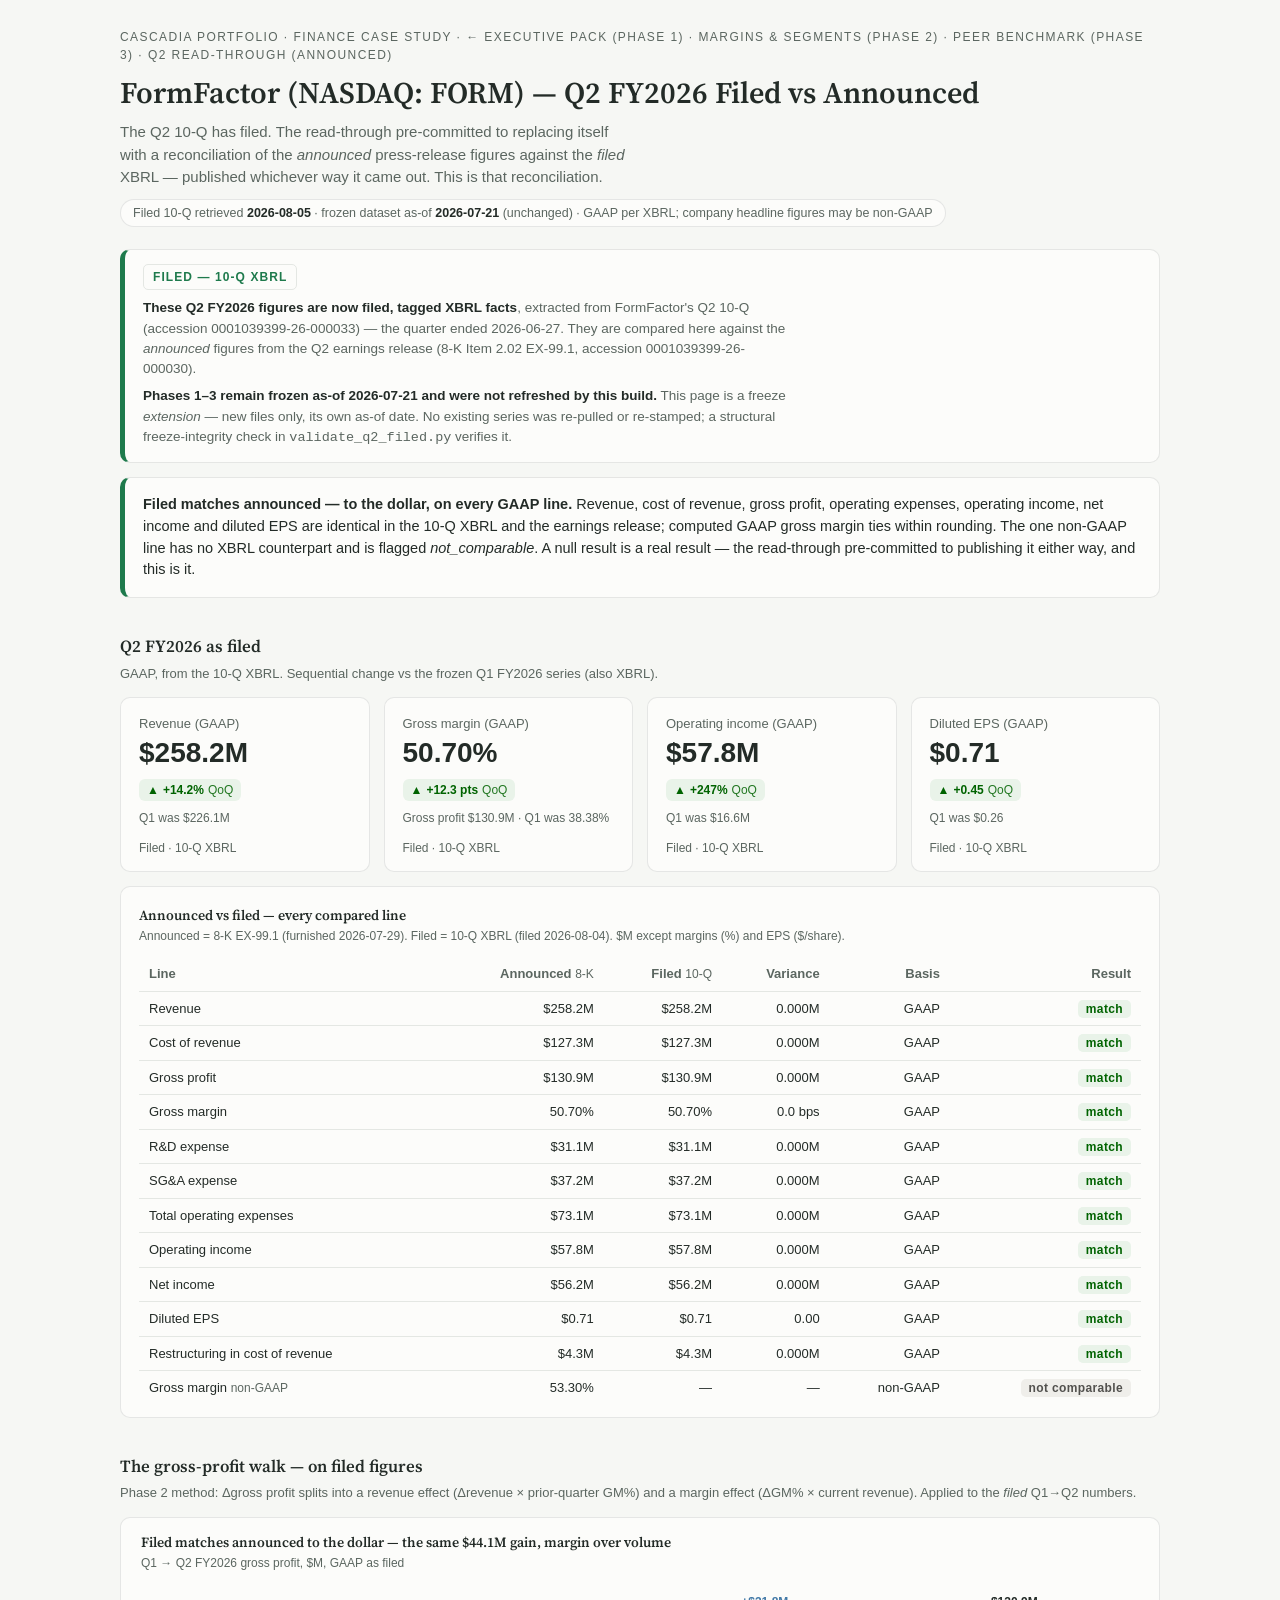
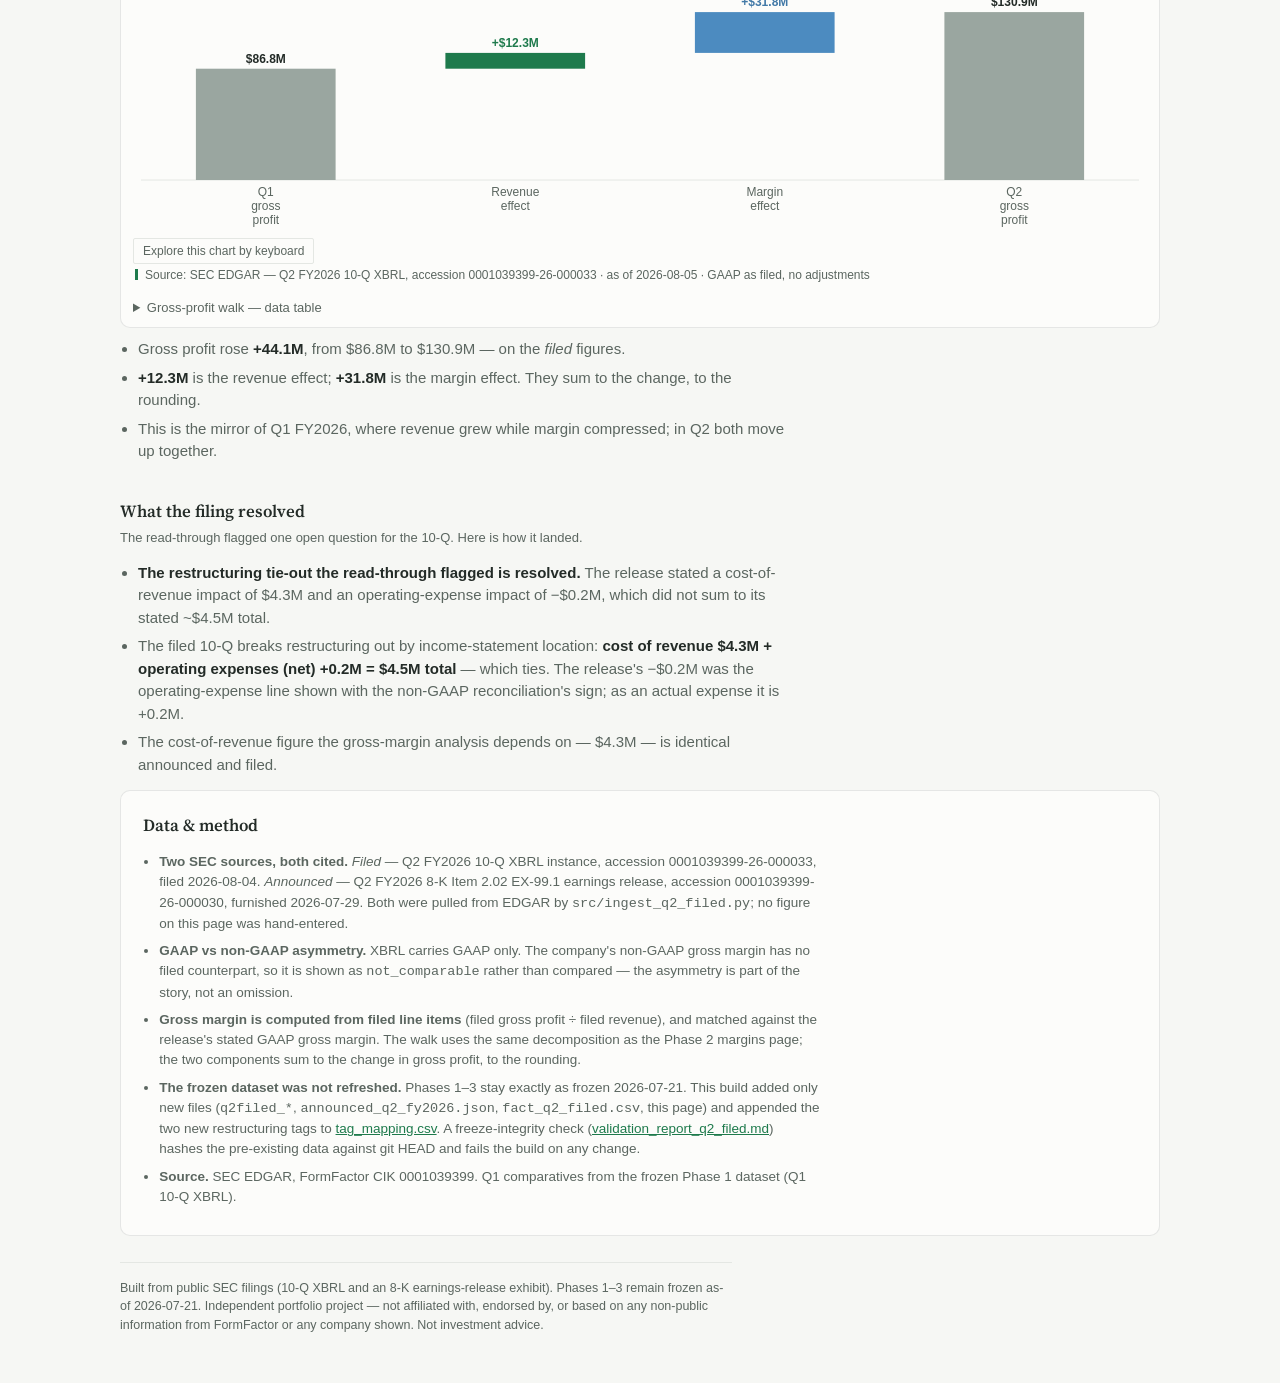
<file: docs/q2-filed.html>
<!doctype html>
<!-- ==========================================================================
     Cascadia Finance — Q2 FY2026 Filed (announced-vs-filed reconciliation)
     ------------------------------------------------------------------------
     MAINTAINER NOTE. This page is a FREEZE EXTENSION built by the q2-filed-build
     skill. All numbers are inlined between the CASCADIA_Q2 markers by
     src/conform_q2_filed.py — nothing on this page is hand-typed. Filed values
     come from the Q2 10-Q XBRL (accession 0001039399-26-000033); announced
     values from the 8-K EX-99.1 (accession 0001039399-26-000030). Phases 1-3
     remain frozen as-of 2026-07-21 and were not refreshed. No CDN / no chart
     library: the comparison is tabular, and the walk is inline SVG.
     ========================================================================== -->
<html lang="en">
<head>
<meta charset="utf-8">
<meta name="viewport" content="width=device-width, initial-scale=1">
<title>Cascadia Finance — FormFactor Q2 FY2026 Filed vs Announced</title>
<meta property="og:type" content="website">
<meta property="og:title" content="Cascadia Finance — FormFactor Q2 FY2026 Filed vs Announced">
<meta property="og:description" content="FormFactor's Q2 FY2026 10-Q reconciled line by line against the announced 8-K figures, from SEC EDGAR XBRL — an independent portfolio project.">
<meta property="og:image" content="https://www.robbinsanalytics.com/cascadia-finance/assets/og-finance.png">
<meta property="og:url" content="https://www.robbinsanalytics.com/cascadia-finance/q2-filed.html">
<meta name="twitter:card" content="summary_large_image">
<meta name="twitter:image" content="https://www.robbinsanalytics.com/cascadia-finance/assets/og-finance.png">
<link rel="icon" href="assets/favicon.svg" type="image/svg+xml">
<link rel="stylesheet" href="assets/cascadia.css">
<!-- The Cascadia theme, vendored and local. This page still loads no chart
     library and makes no network call: the theme registers an ECharts theme
     only if ECharts is present, and everything used here — the provenance
     strip, the access-layer helpers, the palette and the Rule 2.3.7 text inks
     — is plain DOM work that stands on its own. -->
<script src="assets/cascadia-echarts-theme.js"></script>
<style>
  /* Additive only — reuses cascadia.css tokens, mirrors the read-through page. */
  /* Tier and badges were four hand-picked hexes (#eef6ee, #bfe0bf, #d8ecd8,
     #f5e6c4) from outside the system. Retokenised onto palette values: the
     badge inks sit on paper rather than mist because evergreen ink measures
     4.27:1 on mist and 5.18:1 on paper, and badge text owes 4.5:1. */
  .tier { border-radius: 10px; padding: 14px 18px; margin: 18px 0 6px; font-size: 13.5px; color: var(--ink-2); }
  .tier.filed    { background: var(--surface); border: 1px solid var(--ring); border-left: 5px solid var(--s1); }
  .tier .badge { display: inline-block; font-size: 12px; font-weight: 700; letter-spacing: .09em;
    text-transform: uppercase; border-radius: 5px; padding: 3px 9px; margin-bottom: 8px;
    background: var(--surface); border: 1px solid var(--grid); }
  .badge.filed    { color: var(--ink-s1); }
  .badge.announced{ color: var(--ink-s3); }
  .tier p { margin: 0 0 7px; max-width: 86ch; } .tier p:last-child { margin-bottom: 0; }
  .tier strong { color: var(--ink); }
  .src { font-size: 12px; color: var(--muted); font-weight: 500; }
  .kpi .src { display: block; margin-top: 6px; }

  .result { border-radius: 10px; padding: 16px 18px; margin: 14px 0; font-size: 14.5px;
    background: var(--surface); border: 1px solid var(--ring); border-left: 5px solid var(--s1); }
  .result strong { color: var(--ink); }

  table.dt { width: 100%; border-collapse: collapse; font-size: 13px; font-variant-numeric: tabular-nums; margin-top: 10px; }
  table.dt th, table.dt td { text-align: right; padding: 7px 10px; border-bottom: 1px solid var(--grid); }
  table.dt th:first-child, table.dt td:first-child { text-align: left; }
  table.dt thead th { color: var(--ink-2); font-weight: 600; border-bottom: 1px solid var(--baseline); }
  table.dt tbody tr:last-child td { border-bottom: none; }
  .flag { font-size: 12px; font-weight: 700; border-radius: 5px; padding: 2px 8px; letter-spacing: .03em; }
  .flag.match { color: var(--up-ink); background: var(--up-bg); }
  .flag.differs { color: var(--down-ink); background: var(--down-bg); }
  .flag.not_comparable { color: var(--flat-ink); background: var(--flat-bg); }
  .tablewrap { background: var(--surface); border: 1px solid var(--ring); border-radius: 10px; padding: 6px 18px 12px; margin-top: 14px; }
  .tablewrap h3 { font-family: var(--serif); color: var(--ink-serif); font-size: 14px; font-weight: 600; margin: 12px 0 0; }
  .tablewrap .chart-sub { font-size: 12px; color: var(--muted); margin: 1px 0 2px; }
  .method code { overflow-wrap: anywhere; }
  #walk svg { max-width: 100%; height: auto; display: block; }

  /* Rule 5.1 layer 2 — the chart's data as a table. In a <details> so it does
     not compete with the chart visually, but always in the DOM, which is what
     aria-describedby and a screen reader need. */
  .datatable { margin: 10px 0 0; font-size: 13px; }
  .datatable summary { color: var(--ink-2); cursor: default; padding: 4px 0; }
  .datatable summary:hover { color: var(--ink); }
</style>
</head>
<body>

<!--CASCADIA_Q2_START-->
<script id="cascadia-q2" type="application/json">
{"as_of_frozen":"2026-07-21","as_of_filed":"2026-08-05","tenq_accession":"0001039399-26-000033","tenq_filed":"2026-08-04","eightk_accession":"0001039399-26-000030","eightk_furnished":"2026-07-29","headline_result":"match","q1":{"revenue":226.144,"gross_profit":86.794,"gm":38.38,"operating_income":16.648,"net_income":20.384,"eps":0.26},"q2":{"revenue":258.242,"cost_of_revenue":127.32,"gross_profit":130.922,"gm":50.7,"rnd":31.099,"sgna":37.165,"opex":73.123,"operating_income":57.799,"net_income":56.207,"eps":0.71,"restr_cogs":4.292,"restr_total":4.493,"restr_opex_net":0.201,"nongaap_gm":53.3},"compare":[{"line":"Revenue","basis":"GAAP","unit":"USD","announced":258.24199999999996,"filed":258.24199999999996,"flag":"match","bps":"","absM":0.0},{"line":"Cost of revenue","basis":"GAAP","unit":"USD","announced":127.32,"filed":127.32,"flag":"match","bps":"","absM":0.0},{"line":"Gross profit","basis":"GAAP","unit":"USD","announced":130.922,"filed":130.922,"flag":"match","bps":"","absM":0.0},{"line":"Gross margin","basis":"GAAP","unit":"pct","announced":50.7,"filed":50.7,"flag":"match","bps":0.0,"absM":0.0},{"line":"R&D expense","basis":"GAAP","unit":"USD","announced":31.099,"filed":31.099,"flag":"match","bps":"","absM":0.0},{"line":"SG&A expense","basis":"GAAP","unit":"USD","announced":37.165,"filed":37.165,"flag":"match","bps":"","absM":0.0},{"line":"Total operating expenses","basis":"GAAP","unit":"USD","announced":73.12299999999999,"filed":73.12299999999999,"flag":"match","bps":"","absM":0.0},{"line":"Operating income","basis":"GAAP","unit":"USD","announced":57.799,"filed":57.799,"flag":"match","bps":"","absM":0.0},{"line":"Net income","basis":"GAAP","unit":"USD","announced":56.207,"filed":56.207,"flag":"match","bps":"","absM":0.0},{"line":"Diluted EPS","basis":"GAAP","unit":"USD/shares","announced":0.71,"filed":0.71,"flag":"match","bps":"","absM":0.0},{"line":"Restructuring in cost of revenue","basis":"GAAP","unit":"USD","announced":4.292,"filed":4.292,"flag":"match","bps":"","absM":0.0},{"line":"Gross margin","basis":"non-GAAP","unit":"pct","announced":53.3,"filed":"","flag":"not_comparable","bps":"","absM":""}],"walk":{"revenue_effect":12.32,"margin_effect":31.82,"total":44.13},"restructuring":{"cogs":4.292,"total":4.493,"opex_net":0.201}}
</script>
<!--CASCADIA_Q2_END-->

<div class="wrap">

  <header class="site-head">
    <p class="kicker">
      <a href="https://www.robbinsanalytics.com/">Cascadia Portfolio</a> ·
      <a href="https://www.robbinsanalytics.com/projects/cascadia-finance.html">Finance case study</a> ·
      <a href="index.html">← Executive pack (Phase 1)</a> ·
      <a href="margins.html">Margins &amp; segments (Phase 2)</a> ·
      <a href="peers.html">Peer benchmark (Phase 3)</a> ·
      <a href="q2-readthrough.html">Q2 read-through (announced)</a>
    </p>
    <h1>FormFactor (NASDAQ: FORM) — Q2 FY2026 Filed vs Announced</h1>
    <p class="subtitle">The Q2 10-Q has filed. The read-through pre-committed to replacing itself with a
      reconciliation of the <em>announced</em> press-release figures against the <em>filed</em> XBRL — published
      whichever way it came out. This is that reconciliation.</p>
    <span class="asof" id="asof">…</span>
  </header>

  <div class="tier filed">
    <span class="badge filed">Filed — 10-Q XBRL</span>
    <p><strong>These Q2 FY2026 figures are now filed, tagged XBRL facts</strong>, extracted from FormFactor's
      Q2 10-Q (<span id="p-tenq"></span>) — the quarter ended 2026-06-27. They are compared here against the
      <em>announced</em> figures from the Q2 earnings release (8-K Item&nbsp;2.02 EX-99.1, <span id="p-8k"></span>).</p>
    <p><strong>Phases 1–3 remain frozen as-of 2026-07-21 and were not refreshed by this build.</strong> This page is a
      freeze <em>extension</em> — new files only, its own as-of date. No existing series was re-pulled or re-stamped;
      a structural freeze-integrity check in <code>validate_q2_filed.py</code> verifies it.</p>
  </div>

  <div class="result" id="result">…</div>

  <!-- headline filed KPIs, QoQ vs frozen Q1 -->
  <h2>Q2 FY2026 as filed</h2>
  <p class="section-note">GAAP, from the 10-Q XBRL. Sequential change vs the frozen Q1 FY2026 series (also XBRL).</p>
  <div class="kpi-grid" id="kpis"></div>

  <!-- the centrepiece -->
  <div class="tablewrap">
    <h3>Announced vs filed — every compared line</h3>
    <p class="chart-sub">Announced = 8-K EX-99.1 (furnished 2026-07-29). Filed = 10-Q XBRL (filed 2026-08-04).
      $M except margins (%) and EPS ($/share).</p>
    <div style="overflow-x:auto;"><table class="dt" id="cmp"></table></div>
  </div>

  <!-- margin walk on filed figures -->
  <h2>The gross-profit walk — on filed figures</h2>
  <p class="section-note">Phase 2 method: Δgross profit splits into a revenue effect (Δrevenue × prior-quarter GM%)
    and a margin effect (ΔGM% × current revenue). Applied to the <em>filed</em> Q1→Q2 numbers.</p>
  <div class="chart-card" style="max-width:none;">
    <!-- Rule 3.1: the title states the finding, the subtitle names the metric.
         Every figure in the title is already rendered on this page — $44.1M in
         the callout below, and the $31.8M margin effect against the $12.3M
         revenue effect as labels on the bars themselves (check K2). -->
    <!-- Retitled after the panel. Three seats read this chart and its
         announced-tier twin as a duplicated slide — "why are there two of
         these?" — because the deliberate identical wording hid the actual
         finding. That the filed figures match the announced ones to the
         dollar IS the finding of this page, and no chart said so.
         K2: $44.1M is in the callout below; the match is the result banner
         and every "match" flag in the comparison table above. -->
    <h3 id="walk-title">Filed matches announced to the dollar — the same $44.1M gain, margin over volume</h3>
    <p class="chart-sub" id="walk-sub">Q1 → Q2 FY2026 gross profit, $M, GAAP as filed</p>
    <div id="walk"></div>
    <details class="datatable">
      <summary>Gross-profit walk — data table</summary>
      <table class="dt" id="walk-table"></table>
    </details>
  </div>
  <ul class="callouts" id="walk-notes"></ul>

  <!-- restructuring resolution -->
  <h2>What the filing resolved</h2>
  <p class="section-note">The read-through flagged one open question for the 10-Q. Here is how it landed.</p>
  <ul class="callouts" id="resolved"></ul>

  <section class="method" aria-label="Data and method">
    <h2>Data &amp; method</h2>
    <ul>
      <li><strong>Two SEC sources, both cited.</strong> <em>Filed</em> — Q2 FY2026 10-Q XBRL instance,
        accession <span id="m-tenq"></span>, filed 2026-08-04. <em>Announced</em> — Q2 FY2026 8-K Item 2.02 EX-99.1
        earnings release, accession <span id="m-8k"></span>, furnished 2026-07-29. Both were pulled from EDGAR by
        <code>src/ingest_q2_filed.py</code>; no figure on this page was hand-entered.</li>
      <li><strong>GAAP vs non-GAAP asymmetry.</strong> XBRL carries GAAP only. The company's non-GAAP gross margin
        has no filed counterpart, so it is shown as <code>not_comparable</code> rather than compared — the asymmetry
        is part of the story, not an omission.</li>
      <li><strong>Gross margin is computed from filed line items</strong> (filed gross profit ÷ filed revenue), and
        matched against the release's stated GAAP gross margin. The walk uses the same decomposition as the Phase 2
        margins page; the two components sum to the change in gross profit, to the rounding.</li>
      <li><strong>The frozen dataset was not refreshed.</strong> Phases 1–3 stay exactly as frozen 2026-07-21. This
        build added only new files (<code>q2filed_*</code>, <code>announced_q2_fy2026.json</code>,
        <code>fact_q2_filed.csv</code>, this page) and appended the two new restructuring tags to
        <a href="https://github.com/RobbinsAnalytics/cascadia-finance/blob/main/governance/tag_mapping.csv">tag_mapping.csv</a>.
        A freeze-integrity check (<a href="https://github.com/RobbinsAnalytics/cascadia-finance/blob/main/governance/validation_report_q2_filed.md">validation_report_q2_filed.md</a>)
        hashes the pre-existing data against git HEAD and fails the build on any change.</li>
      <li><strong>Source.</strong> SEC EDGAR, FormFactor CIK 0001039399. Q1 comparatives from the frozen Phase 1
        dataset (Q1 10-Q XBRL).</li>
    </ul>
  </section>

  <p class="disclosure">Built from public SEC filings (10-Q XBRL and an 8-K earnings-release exhibit). Phases 1–3
    remain frozen as-of 2026-07-21. Independent portfolio project — not affiliated with, endorsed by, or based on any
    non-public information from FormFactor or any company shown. Not investment advice.</p>

</div>

<script>
"use strict";
/* Renders entirely from the injected CASCADIA_Q2 payload. No network, no CDN. */
var D = JSON.parse(document.getElementById("cascadia-q2").textContent);

var fmtM   = function (v) { return v === "" || v == null ? "—" : "$" + Number(v).toFixed(1) + "M"; };
var fmtPct = function (v) { return v === "" || v == null ? "—" : Number(v).toFixed(2) + "%"; };
var fmtEps = function (v) { return v === "" || v == null ? "—" : "$" + Number(v).toFixed(2); };
var signed = function (v, s, d) { d = d == null ? 1 : d; return (v > 0 ? "+" : "") + Number(v).toFixed(d) + s; };
function chip(txt, dir) { return '<span class="chip ' + dir + '"><span aria-hidden="true">' +
  (dir === "up" ? "▲" : dir === "down" ? "▼" : "◆") + '</span> ' + txt + '</span>'; }
function esc(t) { return String(t).replace(/&/g, "&amp;").replace(/</g, "&lt;"); }

/* header + provenance stamps */
document.getElementById("asof").innerHTML =
  'Filed 10-Q retrieved <strong>' + D.as_of_filed + '</strong> · frozen dataset as-of <strong>' +
  D.as_of_frozen + '</strong> (unchanged) · GAAP per XBRL; company headline figures may be non-GAAP';
document.getElementById("p-tenq").textContent = "accession " + D.tenq_accession;
document.getElementById("p-8k").textContent = "accession " + D.eightk_accession;
document.getElementById("m-tenq").textContent = D.tenq_accession;
document.getElementById("m-8k").textContent = D.eightk_accession;

/* result banner */
(function () {
  var el = document.getElementById("result");
  if (D.headline_result === "match") {
    el.innerHTML = "<strong>Filed matches announced — to the dollar, on every GAAP line.</strong> " +
      "Revenue, cost of revenue, gross profit, operating expenses, operating income, net income and diluted EPS " +
      "are identical in the 10-Q XBRL and the earnings release; computed GAAP gross margin ties within rounding. " +
      "The one non-GAAP line has no XBRL counterpart and is flagged <em>not_comparable</em>. " +
      "A null result is a real result — the read-through pre-committed to publishing it either way, and this is it.";
  } else {
    el.style.borderLeftColor = "var(--down-ink)";
    el.innerHTML = "<strong>Filed differs from announced on one or more GAAP lines.</strong> " +
      "See the flagged rows below; differences are documented, not smoothed.";
  }
})();

/* KPI cards — Q2 filed, QoQ vs frozen Q1 */
(function () {
  var q1 = D.q1, q2 = D.q2;
  function card(label, value, chipHtml, foot) {
    return '<div class="kpi"><p class="label">' + label + '</p><p class="value">' + value + '</p>' +
      '<div class="chips">' + chipHtml + '</div>' + (foot ? '<p class="foot">' + foot + '</p>' : '') +
      '<span class="src">Filed · 10-Q XBRL</span></div>';
  }
  var revPct = (q2.revenue - q1.revenue) / q1.revenue * 100;
  var oiPct  = (q2.operating_income - q1.operating_income) / Math.abs(q1.operating_income) * 100;
  document.getElementById("kpis").innerHTML = [
    card("Revenue (GAAP)", fmtM(q2.revenue), chip(signed(revPct, "%") + ' <span class="tag">QoQ</span>', "up"),
      "Q1 was " + fmtM(q1.revenue)),
    card("Gross margin (GAAP)", fmtPct(q2.gm), chip(signed(q2.gm - q1.gm, " pts") + ' <span class="tag">QoQ</span>', "up"),
      "Gross profit " + fmtM(q2.gross_profit) + " · Q1 was " + fmtPct(q1.gm)),
    card("Operating income (GAAP)", fmtM(q2.operating_income),
      chip(signed(oiPct, "%", 0) + ' <span class="tag">QoQ</span>', "up"), "Q1 was " + fmtM(q1.operating_income)),
    card("Diluted EPS (GAAP)", fmtEps(q2.eps),
      chip(signed(q2.eps - q1.eps, "", 2) + ' <span class="tag">QoQ</span>', "up"), "Q1 was " + fmtEps(q1.eps)),
  ].join("");
})();

/* comparison table */
(function () {
  function val(unit, v) { return v === "" ? "—" : unit === "pct" ? fmtPct(v) : unit === "USD/shares" ? fmtEps(v) : fmtM(v); }
  function variance(r) {
    if (r.flag === "not_comparable") return "—";
    if (r.unit === "pct") return (r.bps === "" ? "—" : signed(r.bps, " bps", 1));
    if (r.absM === "" ) return "—";
    return r.unit === "USD/shares" ? signed(r.absM, "", 2) : signed(r.absM, "M", 3);
  }
  var head = "<thead><tr><th>Line</th><th>Announced <span class='src'>8-K</span></th>" +
    "<th>Filed <span class='src'>10-Q</span></th><th>Variance</th><th>Basis</th><th>Result</th></tr></thead>";
  var body = D.compare.map(function (r) {
    var lbl = esc(r.line) + (r.basis === "non-GAAP" ? ' <span class="src">non-GAAP</span>' : '');
    return "<tr><td>" + lbl + "</td><td>" + val(r.unit, r.announced) + "</td><td>" + val(r.unit, r.filed) +
      "</td><td>" + variance(r) + "</td><td>" + r.basis + "</td><td><span class='flag " + r.flag + "'>" +
      r.flag.replace("_", " ") + "</span></td></tr>";
  }).join("");
  document.getElementById("cmp").innerHTML = head + "<tbody>" + body + "</tbody>";
})();

/* gross-profit walk — inline SVG waterfall (no chart library) */
(function () {
  var q1 = D.q1, q2 = D.q2, w = D.walk;
  var steps = [
    { label: "Q1 gross profit", base: 0, val: q1.gross_profit, total: true },
    { label: "Revenue effect", base: q1.gross_profit, val: w.revenue_effect, total: false },
    { label: "Margin effect", base: q1.gross_profit + w.revenue_effect, val: w.margin_effect, total: false },
    { label: "Q2 gross profit", base: 0, val: q2.gross_profit, total: true }
  ];
  /* THE VIEWBOX IS MEASURED, NOT FIXED. Read this before changing W.
     A fixed 680-wide viewBox with max-width:100% scales the whole drawing
     down to fit, text included — at a 320px canvas the 12px labels rendered
     at about 5.4 CSS px. Rule 5.3's 12px floor is INVARIANT and WCAG 1.4.10
     tests at exactly 320, so raising the font-size number while the viewBox
     still scaled would have been a fix on paper only.
     Setting the viewBox width to the container's real pixel width makes the
     scale factor 1, so 12 SVG units are 12 CSS px at every width. That is
     also what keeps Rule 2.3.6 satisfied at 320: Rain is legal only while its
     direct labels are legible, and a 5px label is not a label. */
  var H = 260, padL = 8, padR = 8, padT = 16, padB = 56, n = steps.length;
  var maxV = q2.gross_profit * 1.12, plotH = H - padT - padB;
  var host = document.getElementById("walk");
  var css = getComputedStyle(document.documentElement), tok = function (k) { return css.getPropertyValue(k).trim(); };
  /* The two totals are context, not a third encoded category, so they take
     Rain. They were --baseline, which measured 1.75:1 before the palette swap
     and 1.21:1 after it — both under the 3:1 a mark owes. Rain is 2.45:1 and
     legal only under Rule 2.3.6's written exception, which requires a direct
     text label at 4.5:1 on every series it colours. Every bar here carries its
     value above it and its name below it, at the inks on the next line. Do not
     remove either label to save space: they are what makes the hue legal. */
  var colTotal = tok("--rain"), colRev = tok("--s1"), colMar = tok("--s2");
  var inkTotal = tok("--ink"), inkRev = tok("--ink-s1"), inkMar = tok("--ink-s2");
  var ink2 = tok("--ink-2"), grid = tok("--grid"), sans = tok("--sans");
  function y(v) { return padT + plotH - (v / maxV) * plotH; }

  function draw() {
    /* Floored, for the same reason cascadiaResize defers: a container that is
       hidden or not yet laid out reports 0, and a zero-width chart that is
       never redrawn never recovers. */
    var W = Math.max(280, host.clientWidth || 680);
    var plotW = W - padL - padR, bw = plotW / n * 0.56, gap = plotW / n;
    /* aria-hidden because the host div carries role="img" and the authored
       label (cascadiaAccessible, below), and the data table carries the
       values. Two accessible names on nested elements is worse than one good
       one. width/height are set so the viewBox never scales the text. */
    var svg = ['<svg viewBox="0 0 ' + W + ' ' + H + '" width="' + W + '" height="' + H +
      '" aria-hidden="true" focusable="false" font-family="' + esc(sans) + '">'];
    svg.push('<line x1="' + padL + '" y1="' + y(0) + '" x2="' + (W - padR) + '" y2="' + y(0) + '" stroke="' + grid + '"/>');
    steps.forEach(function (s, i) {
      var cx = padL + gap * i + (gap - bw) / 2;
      var top = y(s.base + Math.max(s.val, 0)), bot = y(s.base + Math.min(s.val, 0));
      var col = s.total ? colTotal : (i === 1 ? colRev : colMar);
      /* Rule 2.3.7 — the label takes the hue's TEXT ink, so it clears 4.5:1
         while the mark keeps its full value and the two stay identifiably the
         same series. Rule 2.5 — no rounded caps. */
      var lab = s.total ? inkTotal : (i === 1 ? inkRev : inkMar);
      svg.push('<rect x="' + cx.toFixed(1) + '" y="' + top.toFixed(1) + '" width="' + bw.toFixed(1) +
        '" height="' + Math.max(2, bot - top).toFixed(1) + '" fill="' + col + '"/>');
      svg.push('<text x="' + (cx + bw / 2).toFixed(1) + '" y="' + (top - 6).toFixed(1) + '" text-anchor="middle" ' +
        'font-size="12" font-weight="600" fill="' + lab + '">' + (s.total ? "" : "+") + "$" + s.val.toFixed(1) + 'M</text>');
      s.label.split(" ").forEach(function (word, k) {
        svg.push('<text x="' + (cx + bw / 2).toFixed(1) + '" y="' + (H - padB + 16 + k * 14) + '" text-anchor="middle" ' +
          'font-size="12" fill="' + ink2 + '">' + esc(word) + '</text>');
      });
    });
    svg.push('</svg>');
    host.innerHTML = svg.join("");
  }
  draw();

  /* Redraw on container resize rather than on window resize: the card can
     change width without the window doing anything (the grid reflows), and a
     window listener would miss it. setTimeout, not requestAnimationFrame —
     rAF does not fire while the container is hidden, which is the one case
     this exists for. */
  if (typeof ResizeObserver === "function") {
    var pending = null;
    new ResizeObserver(function () {
      if (pending !== null) clearTimeout(pending);
      pending = setTimeout(function () { pending = null; if (host.clientWidth) draw(); }, 0);
    }).observe(host);
  }

  /* Rule 5.1 layer 2 — the same four values as a table. It restates what the
     bars already print; no figure here is absent from the chart. */
  document.getElementById("walk-table").innerHTML =
    "<thead><tr><th>Step</th><th>Value</th></tr></thead><tbody>" +
    steps.map(function (s) {
      return "<tr><td>" + esc(s.label) + "</td><td>" +
        (s.total ? "" : "+") + "$" + s.val.toFixed(1) + "M</td></tr>";
    }).join("") + "</tbody>";

  /* Rules 4.2, 5.1 — provenance strip and the access layers. Built from the
     same `steps` array the chart draws from, so the spoken values cannot drift
     away from the printed ones. Guarded: if the theme ever fails to load, the
     chart and table still render. */
  if (typeof CASCADIA !== "undefined") {
    /* L1 + L2 only — form, encoding, units, then the values. No
       interpretation: blind readers ranked that among the least useful
       description content, so the finding stays in the visible title. */
    CASCADIA.accessible("walk", {
      tableId: "walk-table",
      label: "Waterfall chart. Gross profit in millions of dollars, Q1 to Q2 " +
        "FY2026, GAAP as filed. Four bars, left to right: " +
        steps.map(function (s) {
          return s.label + " " + (s.total ? "" : "plus ") + "$" + s.val.toFixed(1) + " million";
        }).join("; ") + "."
    });
    /* Layer 3 — one tab stop, arrow keys inside it. */
    CASCADIA.navigator("walk", {
      label: "Gross-profit walk, four steps.",
      series: [{
        name: "Gross-profit walk",
        summary: "Q1 gross profit, revenue effect, margin effect, Q2 gross profit",
        points: steps.map(function (s) {
          return { label: s.label, value: (s.total ? "" : "+") + "$" + s.val.toFixed(1) + "M" };
        })
      }]
    });
    CASCADIA.provenance("walk", {
      source: "SEC EDGAR — Q2 FY2026 10-Q XBRL, accession " + D.tenq_accession,
      asOf: D.as_of_filed,
      flags: "GAAP as filed, no adjustments"
    });
  }
  document.getElementById("walk-notes").innerHTML = [
    "<li>Gross profit rose <strong>" + signed(w.total, "M") + "</strong>, from " + fmtM(q1.gross_profit) +
      " to " + fmtM(q2.gross_profit) + " — on the <em>filed</em> figures.</li>",
    "<li><strong>" + signed(w.revenue_effect, "M") + "</strong> is the revenue effect; <strong>" +
      signed(w.margin_effect, "M") + "</strong> is the margin effect. They sum to the change, to the rounding.</li>",
    "<li>This is the mirror of Q1 FY2026, where revenue grew while margin compressed; in Q2 both move up together.</li>"
  ].join("");
})();

/* restructuring resolution */
(function () {
  var r = D.restructuring;
  document.getElementById("resolved").innerHTML = [
    "<li><strong>The restructuring tie-out the read-through flagged is resolved.</strong> The release stated a " +
      "cost-of-revenue impact of " + fmtM(r.cogs) + " and an operating-expense impact of −$0.2M, which did not " +
      "sum to its stated ~$4.5M total.</li>",
    "<li>The filed 10-Q breaks restructuring out by income-statement location: <strong>cost of revenue " +
      fmtM(r.cogs) + " + operating expenses (net) " + signed(r.opex_net, "M") + " = " + fmtM(r.total) +
      " total</strong> — which ties. The release's −$0.2M was the operating-expense line shown with the " +
      "non-GAAP reconciliation's sign; as an actual expense it is " + signed(r.opex_net, "M") + ".</li>",
    "<li>The cost-of-revenue figure the gross-margin analysis depends on — " + fmtM(r.cogs) +
      " — is identical announced and filed.</li>"
  ].join("");
})();
</script>
</body>
</html>
</file>
<file: docs/assets/cascadia.css>
/* ==========================================================================
   Cascadia shared stylesheet — exec-pack look: light, restrained, generous
   whitespace. Design tokens up top; every page in this module uses them.
   ========================================================================== */

/* ---- the voice face, self-hosted ----------------------------------------
   Source Serif 4, instanced from the OFL variable font at wght 400 and 600
   and subset to the Latin these pages set. See src/build_font_subset.py for
   the source, version and exact build; SourceSerif4-OFL.txt travels with the
   binaries because the licence requires it.

   Self-hosted rather than linked, and the reason is a claim rather than a
   preference: this module says the site works offline and forever, and a
   Google-hosted webfont would make the voice depend on a third party still
   being there. local() first so a reader who already has the face installed
   downloads nothing. font-display: swap so the text is readable immediately
   in Georgia and reflows to the real face — never invisible while waiting. */
@font-face {
  font-family: "Source Serif 4";
  font-style: normal;
  font-weight: 400;
  font-display: swap;
  src: local("Source Serif 4"), local("SourceSerif4-Regular"),
       url("SourceSerif4-Regular-subset.woff2") format("woff2");
}
@font-face {
  font-family: "Source Serif 4";
  font-style: normal;
  font-weight: 600;
  font-display: swap;
  src: local("Source Serif 4 SemiBold"), local("SourceSerif4-SemiBold"),
       url("SourceSerif4-Semibold-subset.woff2") format("woff2");
}

:root {
  color-scheme: light;

  /* ---- surfaces & ink — the Cascadia neutrals ----------------------------
     These are the values cascadia-echarts-theme.js paints INSIDE the chart.
     Page chrome takes the same ones so the card and the canvas read as one
     surface instead of two near-misses. */
  --page:        #f6f7f4;   /* paper blended 25% toward mist, for the ground */
  --surface:     #fcfcfa;   /* paper      */
  --ink:         #232b27;   /* basalt     — 14.1:1 on paper */
  --ink-2:       #5b6660;   /* slate moss —  5.8:1 on paper */
  /* --muted was #898781, which measured 3.41:1 on the page ground and 3.50:1
     on a card: below 4.5:1, so every kicker, chart subtitle, footnote and
     disclosure on all five pages failed WCAG AA as text. Rule 5.3 is
     INVARIANT, so it collapses onto slate moss (5.6:1). --ink-2 and --muted
     are now the same value and the secondary/tertiary distinction is carried
     by size and weight rather than by a third grey. Deliberate: the system
     has one secondary ink, and the theme uses slate moss for every secondary
     string inside a chart. */
  --muted:       #5b6660;   /* slate moss */
  --grid:        #e4e7e3;   /* mist       */
  --baseline:    #e4e7e3;   /* mist — the theme draws axis lines in it too   */
  --ring:        rgba(35, 43, 39, 0.10);

  /* ---- series — Rule 2.3.1 fixed slots ----------------------------------
     Slot order, never cycled, never re-dealt on filter. Rule 2.3.5 caps a
     single chart at four of these.

     --s3 keeps the direct-label condition it has always carried, but the
     reason has changed and the change matters. The old --s3 (#e87ba4) was
     sub-threshold, and the label was the compensating condition that made an
     illegal hue legal. Madrona measures 4.31:1 and clears the 3:1 a mark
     owes, so it needs no compensation — the label stays because Rule 3.6
     wants one on every series regardless.

     The written 2.3.6 exception now attaches to Rain below, which is where a
     sub-threshold hue actually lives. */
  --s1:          #1e7a4c;   /* evergreen — 5.18:1 */
  --s2:          #4c8bc0;   /* glacier   — 3.55:1 */
  --s3:          #c05a2e;   /* madrona   — 4.31:1, always direct-labeled */

  /* De-emphasis and context, NOT a fourth slot — a Rain series is not an
     encoded category. It measures 2.45:1, under the 3:1 a mark owes, and
     Rule 2.3.6 permits it ONLY where every series it colours carries a direct
     text label at 4.5:1. The label is the compensating condition, not
     styling: drop it to fit a width and the chart fails 2.3.6 and 5.3 at
     once, silently. (It replaces a hardcoded #aab2ba in peers.html, which was
     worse at 2.09:1.) */
  --rain:        #9aa6a0;

  /* ---- Rule 2.3.7 text inks ---------------------------------------------
     A palette hue used as TEXT owes 4.5:1, not the 3:1 that governs the mark.
     Glacier and Madrona do not clear it, so each is darkened along its own
     hue by the least amount that does — the mark keeps its full value, so a
     series keeps its identity between mark and label. Evergreen already
     cleared and is unchanged in both.

     Taken from CASCADIA.textInk, never re-derived here. Use for direct
     labels, end-of-series labels, data labels, annotation prose and links —
     never for the mark. */
  --ink-s1:      #1e7a4c;   /* evergreen, unchanged — 5.18:1 */
  --ink-s2:      #4279a7;   /* glacier darkened      — 4.52:1 */
  --ink-s3:      #ba572d;   /* madrona darkened      — 4.55:1 */
  --ink-serif:   #232b27;   /* basalt — the serif voice */

  /* ---- type pairing ------------------------------------------------------
     Serif voice for headings, findings and annotations; sans for data, tables
     and labels. Georgia is the sanctioned substitute where the web face is
     unavailable, so the stack degrades to a designed fallback rather than an
     arbitrary one. */
  --serif: "Source Serif 4", Georgia, "Times New Roman", serif;
  --sans:  "Segoe UI", -apple-system, "Helvetica Neue", Arial, sans-serif;

  /* ---- variance signals (never reused as series colors) ------------------
     Structurally separate from the palette, as they have always been, and
     unchanged by the swap. The chips carry an arrow and signed text, so
     colour is never the only channel and Rule 2.3.2 holds.

     NOTE for review: --up-ink and the new --s1 are both green and measure
     1.42:1 against each other — a reader cannot tell them apart by hue. They
     never touch (chips sit in KPI cards, series in charts) and the arrow
     carries the meaning, so this is a coherence question rather than a
     conformance failure. It is a live question for the Rule 7.4 panel, not a
     thing to fix quietly here. */
  --up-ink:      #006300;
  --up-bg:       #e9f3e9;
  --down-ink:    #b02f2f;
  --down-bg:     #faecec;
  --flat-ink:    #52514e;
  --flat-bg:     #efeeea;
}

* { box-sizing: border-box; }

body {
  margin: 0;
  background: var(--page);
  color: var(--ink);
  font-family: var(--sans);
  font-size: 15px;
  line-height: 1.5;
  -webkit-text-size-adjust: 100%;
}

.wrap { max-width: 1080px; margin: 0 auto; padding: 0 20px 48px; }

/* ---- header ---- */
.site-head { padding: 28px 0 4px; }
.kicker {
  font-size: 12px; letter-spacing: 0.12em; text-transform: uppercase;
  color: var(--muted); margin: 0 0 6px;
}
.kicker a { color: var(--muted); text-decoration: none; }
.kicker a:hover { text-decoration: underline; }
/* The serif voice. Headings, findings and annotations only — numbers, axes,
   tables and metadata stay sans, and the contrast between the two is the
   point of the pairing. */
h1 {
  font-family: var(--serif); color: var(--ink-serif);
  font-size: clamp(22px, 4.5vw, 30px); margin: 0 0 6px; font-weight: 600;
}
.subtitle { color: var(--ink-2); margin: 0 0 10px; max-width: 62ch; }
/* Link text takes the text ink, not the mark value — Rule 2.3.7. */
.subtitle a, .chart-sub a { color: var(--ink-s1); text-decoration: none; }
.subtitle a:hover, .chart-sub a:hover { text-decoration: underline; }
.asof {
  display: inline-block; font-size: 12.5px; color: var(--ink-2);
  background: var(--surface); border: 1px solid var(--ring);
  border-radius: 999px; padding: 4px 12px;
}
.asof strong { color: var(--ink); font-weight: 600; }

/* ---- section headings ---- */
h2 {
  font-family: var(--serif); color: var(--ink-serif);
  font-size: 17px; font-weight: 600; margin: 36px 0 4px;
}
.section-note { color: var(--muted); font-size: 13px; margin: 0 0 14px; }

/* ---- KPI cards ---- */
.kpi-grid {
  display: grid; gap: 14px;
  grid-template-columns: repeat(auto-fit, minmax(215px, 1fr));
  margin-top: 14px;
}
.kpi {
  background: var(--surface); border: 1px solid var(--ring);
  border-radius: 10px; padding: 16px 18px 14px;
}
.kpi .label { font-size: 13px; color: var(--ink-2); margin: 0 0 2px; }
.kpi .value { font-size: 28px; font-weight: 650; margin: 0; line-height: 1.2; }
.kpi .value .unit { font-size: 15px; font-weight: 500; color: var(--ink-2); }
.kpi .chips { margin-top: 10px; display: flex; flex-wrap: wrap; gap: 6px; }
/* 12px, not 11.5. Page chrome rather than in-chart text, so arguably outside
   the reach of the 12px floor — raised anyway to stop the argument. */
.kpi .foot { margin-top: 8px; font-size: 12px; color: var(--muted); }

/* variance chips — arrow + signed text, color never the only signal */
.chip {
  display: inline-flex; align-items: baseline; gap: 4px;
  font-size: 12px; font-weight: 600; border-radius: 6px; padding: 2px 8px;
  font-variant-numeric: tabular-nums;
}
.chip .tag { font-weight: 500; opacity: 0.85; }
.chip.up   { color: var(--up-ink);   background: var(--up-bg); }
.chip.down { color: var(--down-ink); background: var(--down-bg); }
.chip.flat { color: var(--flat-ink); background: var(--flat-bg); }

/* ---- callouts ---- */
.callouts { margin: 10px 0 0; padding: 0 0 0 1.2em; color: var(--ink-2); }
.callouts li { margin: 6px 0; max-width: 78ch; }
.callouts strong { color: var(--ink); font-weight: 600; }

/* ---- charts ---- */
.chart-grid {
  display: grid; gap: 16px; grid-template-columns: 1fr 1fr; margin-top: 14px;
}
@media (max-width: 760px) { .chart-grid { grid-template-columns: 1fr; } }
.chart-card {
  background: var(--surface); border: 1px solid var(--ring);
  border-radius: 10px; padding: 14px 12px 6px;
  /* min-width:0 lets a grid/flex item shrink below its content's intrinsic
     width — without it the fixed-size ECharts canvas holds the card open and
     the page scrolls sideways on phones. The ResizeObserver then resizes the
     chart down to the narrower container. */
  min-width: 0;
}
.chart-card h3 {
  font-family: var(--serif); color: var(--ink-serif);
  font-size: 14px; font-weight: 600; margin: 0 0 0 8px;
}
.chart-card .chart-sub { font-size: 12px; color: var(--muted); margin: 1px 0 4px 8px; }
.chart { width: 100%; height: 260px; }

/* ---- data & method / footer ---- */
.method {
  background: var(--surface); border: 1px solid var(--ring);
  border-radius: 10px; padding: 6px 22px 14px; margin-top: 14px;
  font-size: 13.5px; color: var(--ink-2);
}
.method h2 { margin-top: 16px; }
.method ul { padding-left: 1.2em; }
.method li { margin: 7px 0; max-width: 88ch; }
.method a { color: var(--ink-s1); }
/* Long XBRL tag names in <code> are single unbroken tokens; let them wrap so
   they never force horizontal scroll on a phone. */
.method code { overflow-wrap: anywhere; }
.disclosure {
  margin: 26px 0 0; padding-top: 16px; border-top: 1px solid var(--grid);
  font-size: 12.5px; color: var(--muted); max-width: 88ch;
}
.fallback-note { color: var(--muted); font-size: 13px; padding: 12px 8px; }
</file>
